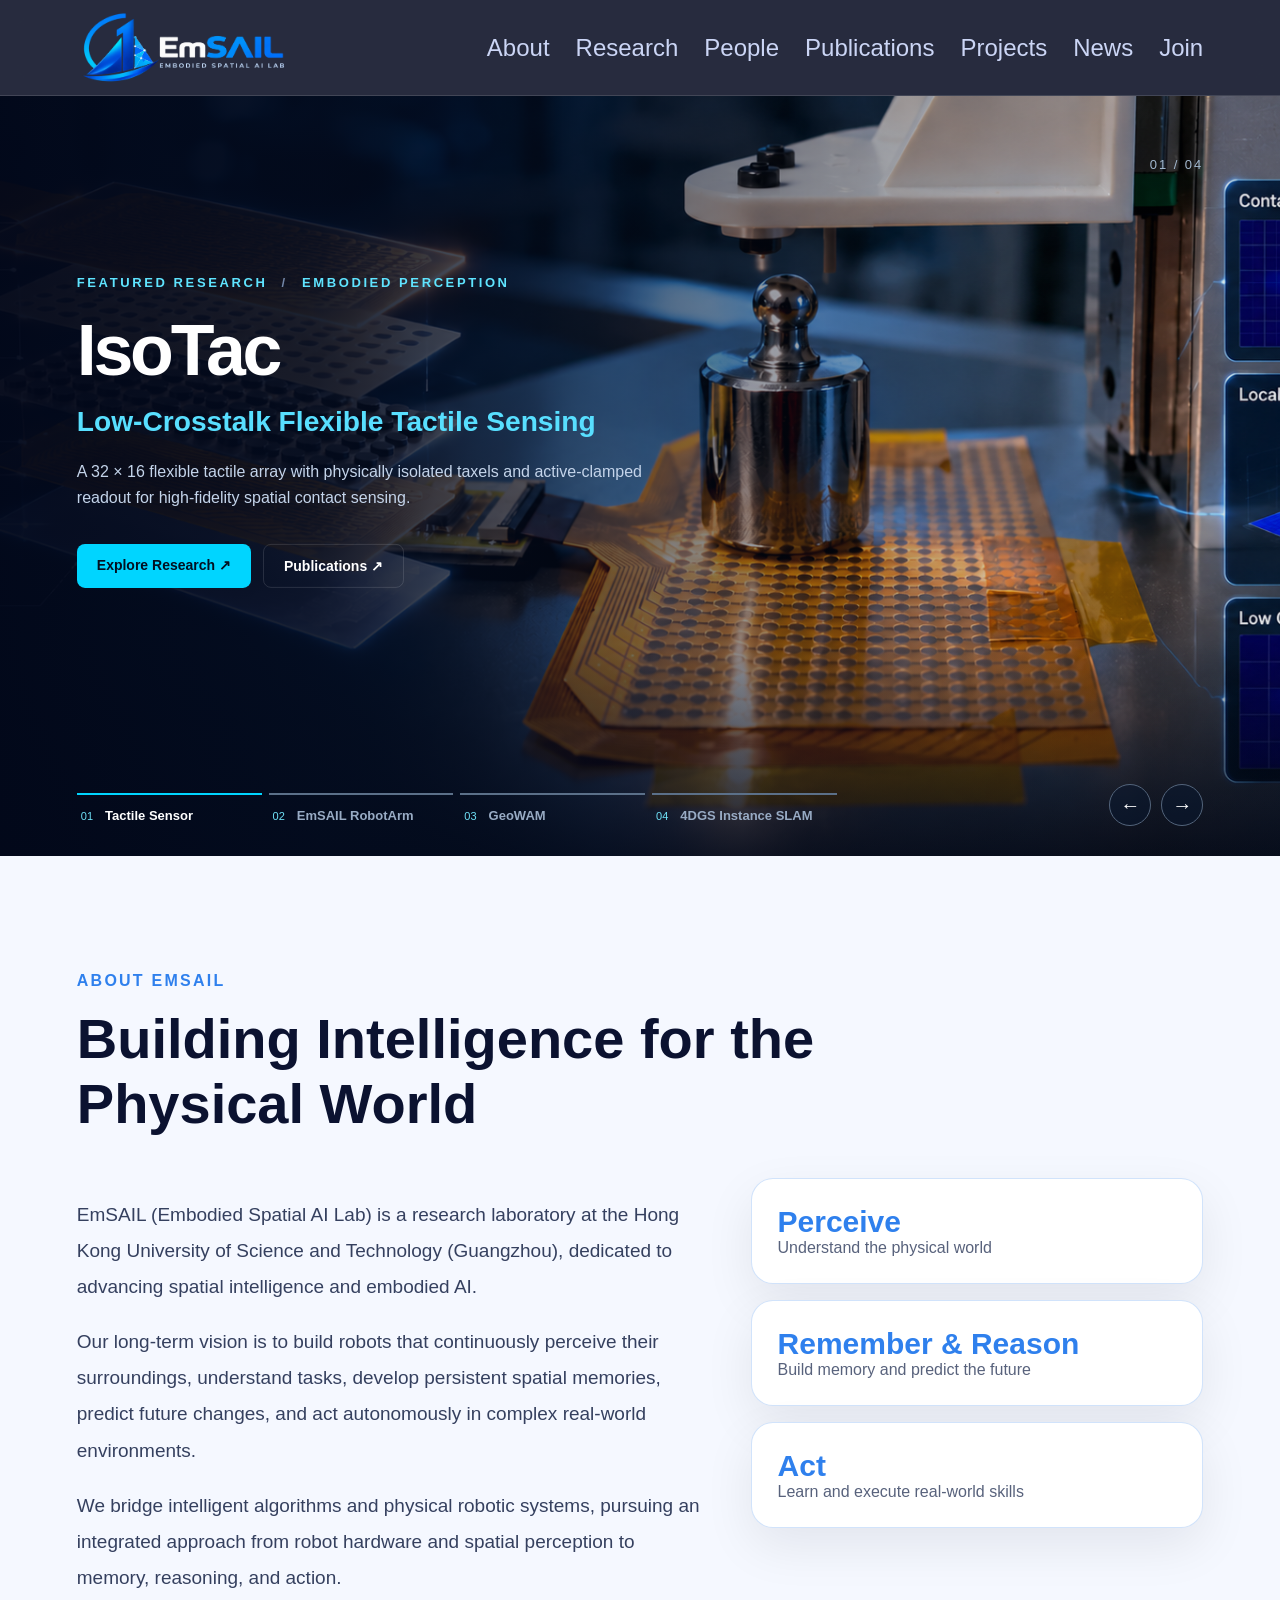
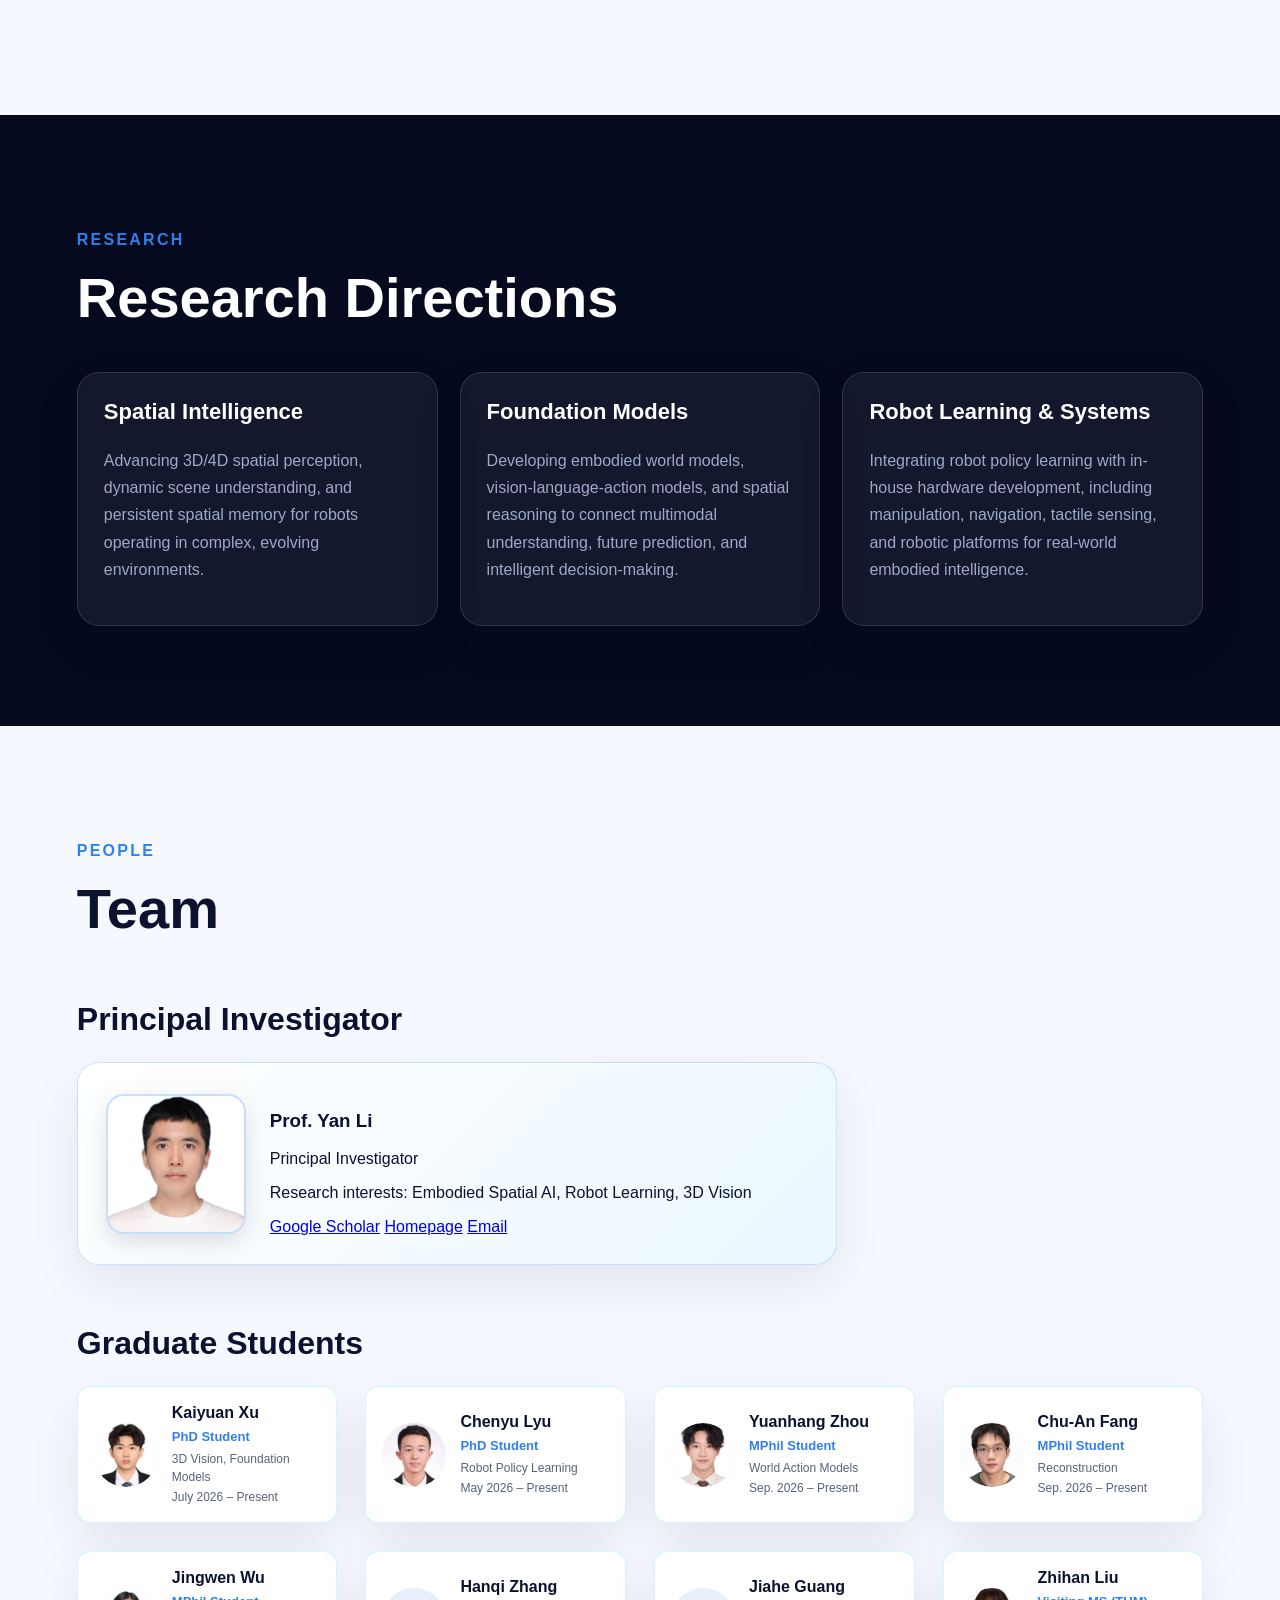
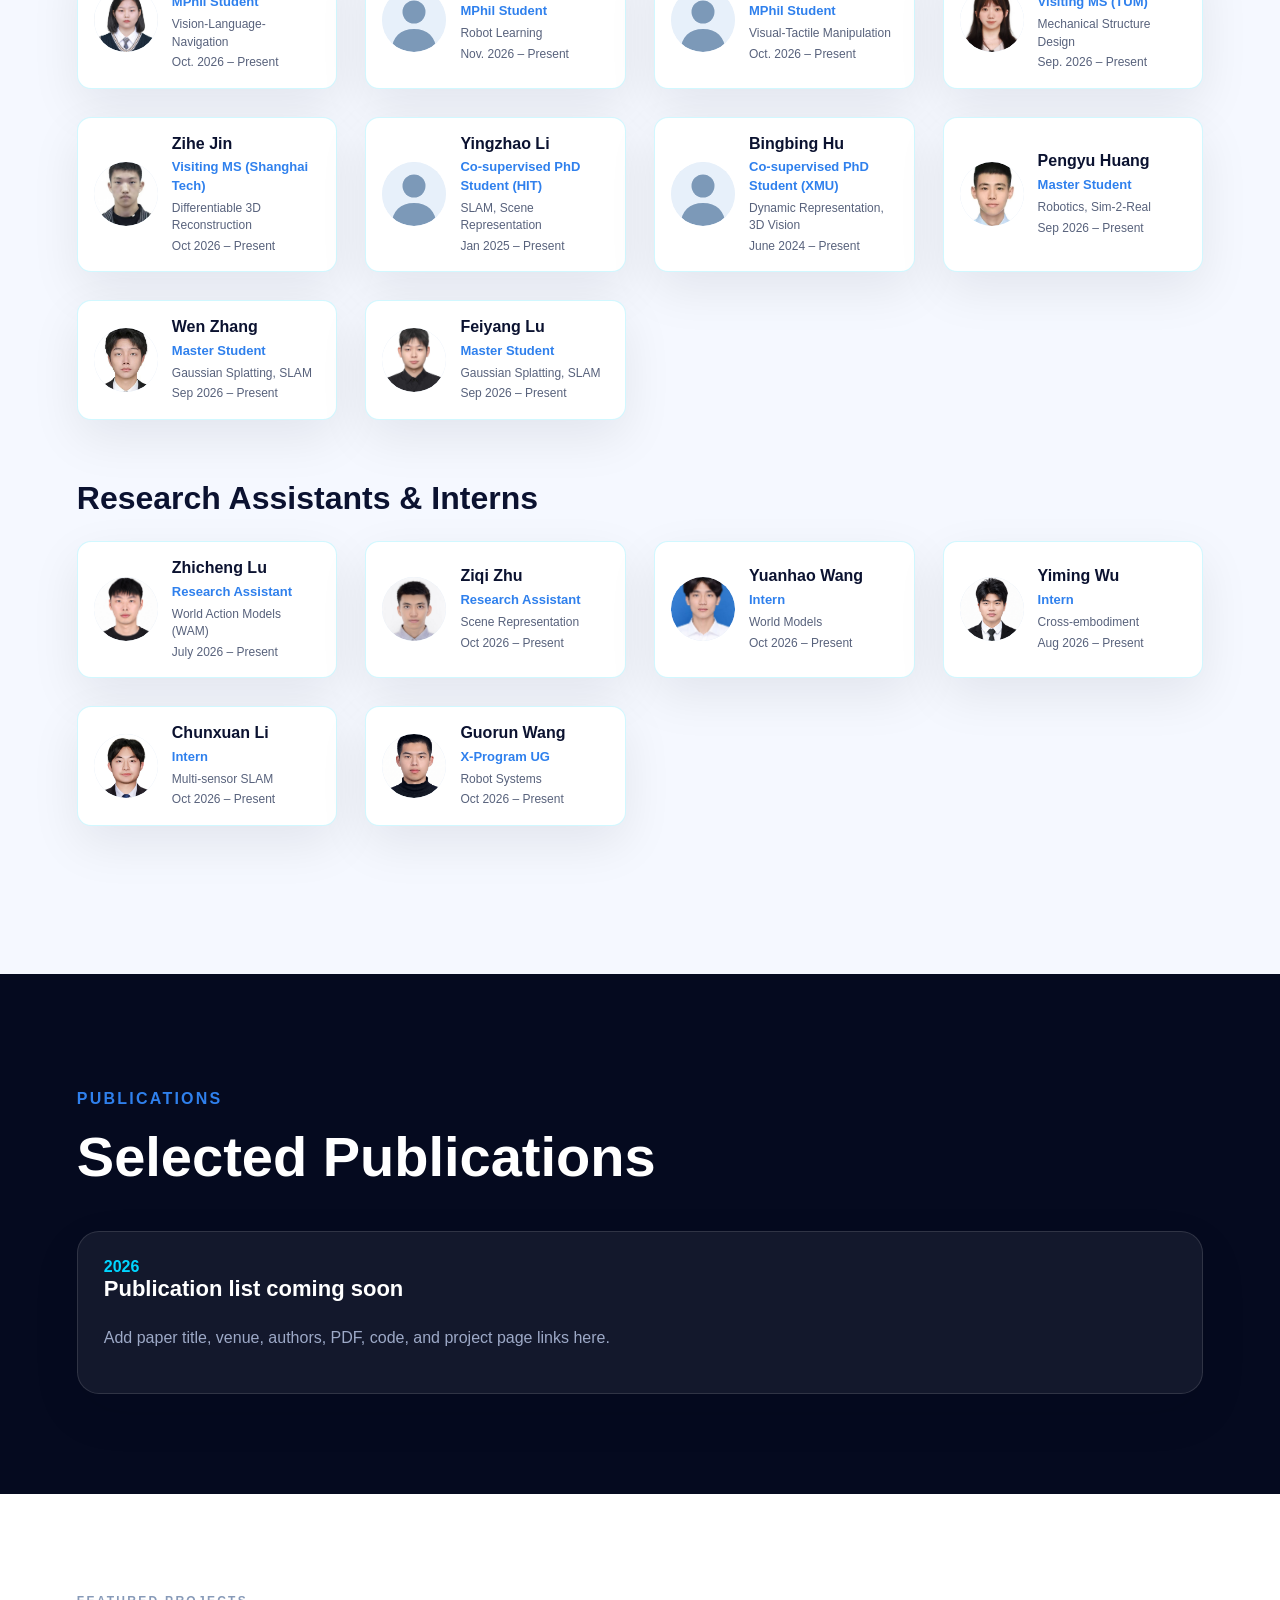
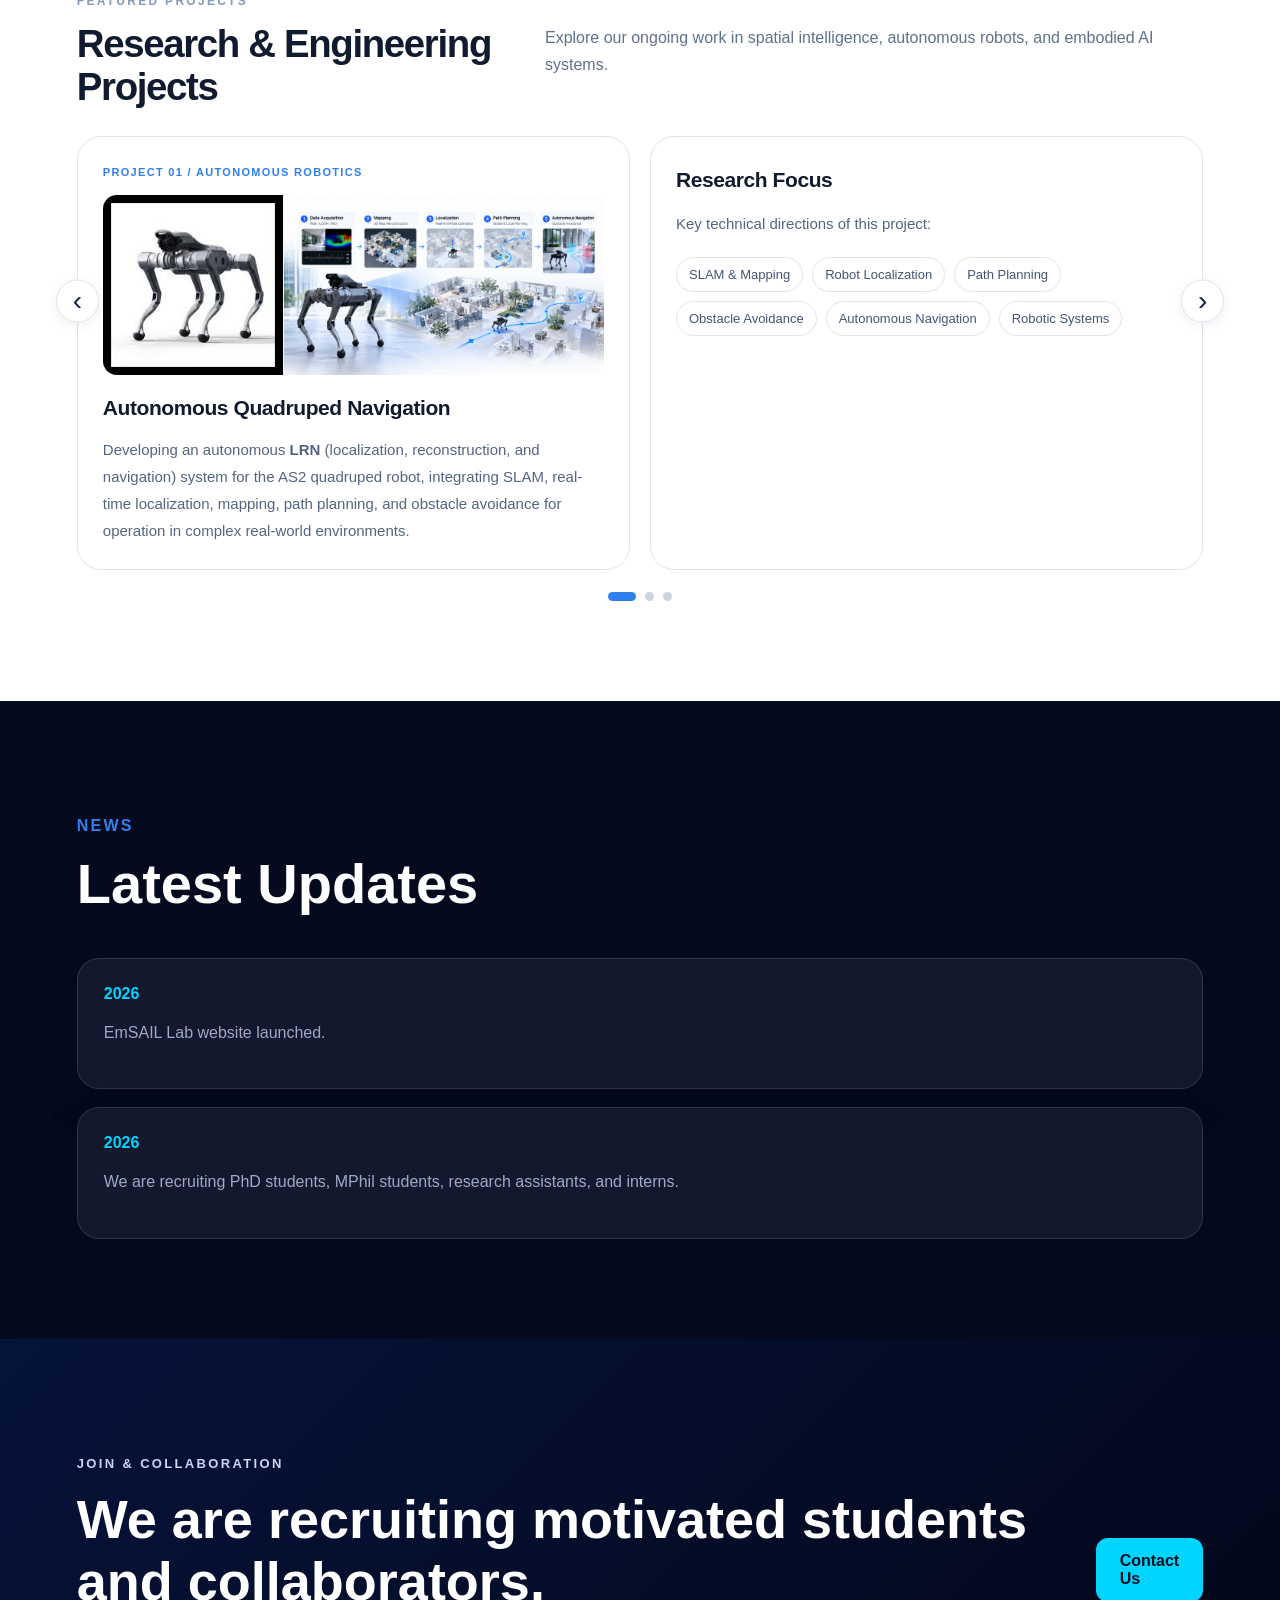
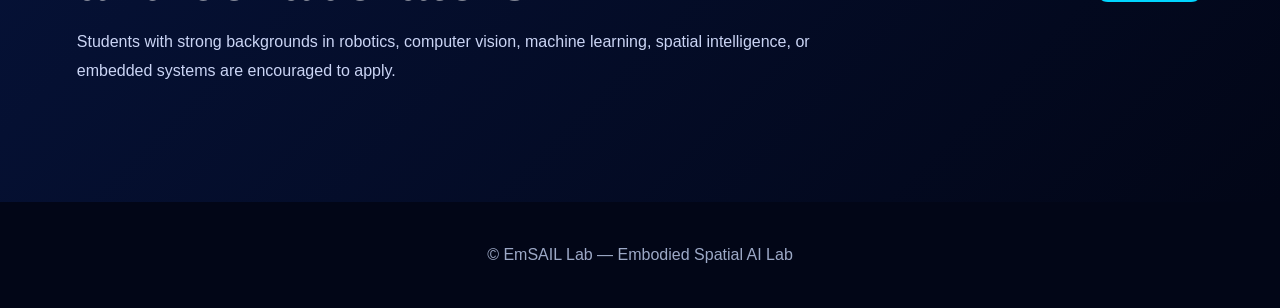
<file: index.html>
<!DOCTYPE html>
<html lang="en">
<head>
  <meta charset="UTF-8" />
  <meta name="viewport" content="width=device-width, initial-scale=1.0" />
  <title>EmSAIL Lab | Embodied Spatial AI Lab</title>
  <link rel="stylesheet" href="style.css" />
</head>
<body>
  <header class="nav">
    <a class="brand" href="#home">
      <img src="imgs/logo.png" alt="EmSAIL Lab logo" />
      <!-- <span>EmSAIL Lab</span> -->
    </a>
    <button class="menu-btn" id="menuBtn">☰</button>
    <nav id="navLinks">
      <a href="#about">About</a>
      <a href="#research">Research</a>
      <a href="#people">People</a>
      <a href="#publications">Publications</a>
      <a href="#projects">Projects</a>
      <a href="#news">News</a>
      <a href="#join">Join</a>
    </nav>
  </header>

  <main>
    <section id="home" class="hero hero-carousel" aria-label="Featured research">
      <div class="hero-slides" id="heroSlides">
        
             
        <article class="hero-slide" aria-hidden="true" style="--slide-image:url('imgs/hero-tactile.png')">
          <div class="slide-art"></div>
          <div class="slide-shade"></div>

          <div class="slide-copy">
            <span class="slide-kicker">
              FEATURED RESEARCH
              <span class="slide-sep">/</span>
              EMBODIED PERCEPTION
            </span>

            <h1>IsoTac</h1>

            <h2>Low-Crosstalk Flexible Tactile Sensing</h2>

            <p>
              A 32 × 16 flexible tactile array with physically
              isolated taxels and active-clamped readout for
              high-fidelity spatial contact sensing.
            </p>

            <div class="slide-actions">
              <a class="btn primary" href="#research">
                Explore Research ↗
              </a>
              <a class="btn secondary" href="#publications">
                Publications ↗
              </a>
            </div>
          </div>

          <span class="slide-watermark">01 / 04</span>
        </article>
        
        <article class="hero-slide" aria-hidden="true" style="--slide-image:url('imgs/hero-robotarm.png')">
          <div class="slide-art"></div>
          <div class="slide-shade"></div>

          <div class="slide-copy">
            <span class="slide-kicker">
              FEATURED RESEARCH
              <span class="slide-sep">/</span>
              ROBOT LEARNING & SYSTEMS
            </span>

            <h1>EmSAIL RedBird1</h1>

            <h2>Building Robots from the Ground Up</h2>

            <p>
              An in-house developed robotic arm integrating
              mechanical design, actuation, sensing, and control
              for embodied intelligence research.
            </p>

            <div class="slide-actions">
              <a class="btn primary" href="#research">
                Explore Research ↗
              </a>
              <a class="btn secondary" href="#projects">
                Explore Projects ↗
              </a>
            </div>
          </div>

          <span class="slide-watermark">02 / 04</span>
        </article>

        <article class="hero-slide is-active" aria-hidden="false" style="--slide-image:url('imgs/hero-geowam.png')">
          <div class="slide-art"></div>
          <div class="slide-shade"></div>

          <div class="slide-copy">
            <span class="slide-kicker">
              FEATURED RESEARCH
              <span class="slide-sep">/</span>
              WORLD MODELS & ROBOT LEARNING
            </span>

            <h1>GeoWAM</h1>
            <h2>Learning Geometric Evolution for Robot Action</h2>
            <p>
              Learning from 3D geometric evolution to enhance
              robot action generation, enabling robust manipulation
              without additional geometric inference.
            </p>
            <div class="slide-actions">
              <a class="btn primary" href="#research">
                Explore Research ↗
              </a>
              <a class="btn secondary" href="#publications">
                Publications ↗
              </a>
            </div>
          </div>
          <span class="slide-watermark">03 / 04</span>
        </article>

        
        <article class="hero-slide" aria-hidden="true" style="--slide-image:url('imgs/hero-4dgsslam.png')">
          <div class="slide-art"></div>
          <div class="slide-shade"></div>

          <div class="slide-copy">
            <span class="slide-kicker">
              FEATURED RESEARCH
              <span class="slide-sep">/</span>
              SPATIAL INTELLIGENCE
            </span>

            <h1>InstanceFlow-SLAM</h1>

            <h2>Instance-Guided Continuous Motion Reconstruction</h2>

            <p>
              Recovering continuous 4D motion from intermediate
              RGB-D observations through instance-aware Gaussian
              motion modeling, without additional mapping updates.
            </p>

            <div class="slide-actions">
              <a class="btn primary" href="#research">
                Explore Research ↗
              </a>
              <a class="btn secondary" href="#publications">
                Publications ↗
              </a>
            </div>
          </div>

          <span class="slide-watermark">04 / 04</span>
        </article>

      </div>
      <div class="hero-bottom"><div class="hero-indicators" role="tablist" aria-label="Select featured research">
        <button class="hero-dot" type="button" aria-label="Show StructureGS-SLAM" aria-selected="false"><span>01</span><b>Tactile Sensor</b></button>
        <button class="hero-dot" type="button" aria-label="Show 4DGS-SLAM" aria-selected="false"><span>02</span><b>EmSAIL RobotArm</b></button>
        <button class="hero-dot is-active" type="button" aria-label="Show GeoWAM" aria-selected="true"><span>03</span><b>GeoWAM</b></button>
        <button class="hero-dot" type="button" aria-label="Show ST-Policy" aria-selected="false"><span>04</span><b>4DGS Instance SLAM</b></button>
      </div><div class="hero-arrows"><button id="heroPrev" type="button" aria-label="Previous slide">←</button><button id="heroNext" type="button" aria-label="Next slide">→</button></div></div>
    </section>


    <section id="about" class="section">
      <div class="section-title">
        <p>ABOUT EMSAIL</p>
        <h2>Building Intelligence for the Physical World</h2>
      </div>

      <div class="about-grid">
        <div class="about-content">
          <p>
            EmSAIL (Embodied Spatial AI Lab) is a research
            laboratory at the Hong Kong University of
            Science and Technology (Guangzhou), dedicated
            to advancing spatial intelligence and embodied AI.
          </p>

          <p>
            Our long-term vision is to build robots that
            continuously perceive their surroundings,
            understand tasks, develop persistent spatial
            memories, predict future changes, and act
            autonomously in complex real-world environments.
          </p>

          <p>
            We bridge intelligent algorithms and physical
            robotic systems, pursuing an integrated approach
            from robot hardware and spatial perception
            to memory, reasoning, and action.
          </p>
        </div>

        <div class="stats">
          <div>
            <strong>Perceive</strong>
            <span>Understand the physical world</span>
          </div>
          <div>
            <strong>Remember & Reason</strong>
            <span>Build memory and predict the future</span>
          </div>
          <div>
            <strong>Act</strong>
            <span>Learn and execute real-world skills</span>
          </div>
        </div>
      </div>
    </section>


    <section id="research" class="section dark">
      <div class="section-title">
        <p>Research</p>
        <h2>Research Directions</h2>
      </div>

      <div class="card-grid">

        <article class="card">
          <h3>Spatial Intelligence</h3>
          <p>
            Advancing 3D/4D spatial perception,
            dynamic scene understanding, and persistent
            spatial memory for robots operating in
            complex, evolving environments.
          </p>
        </article>

        <article class="card">
          <h3>Foundation Models</h3>
          <p>
            Developing embodied world models,
            vision-language-action models, and
            spatial reasoning to connect multimodal
            understanding, future prediction, and
            intelligent decision-making.
          </p>
        </article>

        <article class="card">
          <h3>Robot Learning &amp; Systems</h3>
          <p>
            Integrating robot policy learning with
            in-house hardware development, including
            manipulation, navigation, tactile sensing,
            and robotic platforms for real-world
            embodied intelligence.
          </p>
        </article>

      </div>
    </section>

    <section id="people" class="section">
      <div class="section-title">
        <p>People</p>
        <h2>Team</h2>
      </div>

      <div class="people-section">
        <h2 class="people-role">Principal Investigator</h2>

        <div class="pi-card">
           <img src="LiYan.jpg" class="pi-photo">

            <div class="pi-info">
              <h3>Prof. Yan Li</h3>

              <p class="pi-role">Principal Investigator</p>

              <p class="pi-research">
                Research interests: Embodied Spatial AI, Robot Learning, 3D Vision
              </p>

              <div class="pi-links">
                <a href="https://scholar.google.com/citations?user=phzz5xcAAAAJ&hl=en&authuser=1" target="_blank">Google Scholar</a>
                <a href="https://yanyan-li.github.io/">Homepage</a>
                <a href="mailto:yan.li@nus.edu.sg">Email</a>
              </div>

            </div>

          </div>
        </div>
      </div>


<!-- Graduate Students -->
<div class="people-section">
  <h2 class="people-role">Graduate Students</h2>

  <div class="people-grid compact">

    
    <div class="person">
      <div class="person-photo">
        <img src="imgs/people/kaiyuan.jpg"
             alt="Kaiyuan Xu" loading="lazy">
      </div>
      <div class="person-info">
        <h3>Kaiyuan Xu</h3>
        <p>PhD Student</p>
        <span>3D Vision, Foundation Models</span>
        <span>July 2026 – Present</span>
      </div>
    </div>


    <div class="person">
      <div class="person-photo">
        <img src="imgs/people/chenyu.jpg"
             alt="Chengyu Lyu" loading="lazy">
      </div>
      <div class="person-info">
        <h3>Chenyu Lyu</h3>
        <p>PhD Student</p>
        <span>Robot Policy Learning</span>
        <span>May 2026 – Present</span>
      </div>
    </div>

    <div class="person">
      <div class="person-photo">
        <img src="imgs/people/yuanhang.jpg"
             alt="Yuanhang Zhou" loading="lazy">
      </div>
      <div class="person-info">
        <h3>Yuanhang Zhou</h3>
        <p>MPhil Student</p>
        <span>World Action Models</span>
        <span>Sep. 2026 – Present</span>
      </div>
    </div>

    <div class="person">
      <div class="person-photo">
        <img src="imgs/people/chuan.jpg"
             alt="Chu-An Fang" loading="lazy">
      </div>
      <div class="person-info">
        <h3>Chu-An Fang</h3>
        <p>MPhil Student</p>
        <span>Reconstruction</span>
        <span>Sep. 2026 – Present</span>
      </div>
    </div>

    <div class="person">
      <div class="person-photo">
        <img src="imgs/people/jingwen.jpg"
             alt="Jingwen Wu" loading="lazy">
      </div>
      <div class="person-info">
        <h3>Jingwen Wu</h3>
        <p>MPhil Student</p>
        <span>Vision-Language-Navigation</span>
        <span>Oct. 2026 – Present</span>
      </div>
    </div>

    <div class="person">
      <div class="person-photo">
        <img src="imgs/people/avatar-placeholder.svg"
             alt="Hanqi Zhang" loading="lazy">
      </div>
      <div class="person-info">
        <h3>Hanqi Zhang</h3>
        <p>MPhil Student</p>
        <span>Robot Learning</span>
        <span>Nov. 2026 – Present</span>
      </div>
    </div>

    <div class="person">
      <div class="person-photo">
        <img src="imgs/people/avatar-placeholder.svg"
             alt="Jiahe Chang" loading="lazy">
      </div>
      <div class="person-info">
        <h3>Jiahe Guang</h3>
        <p>MPhil Student</p>
        <span>Visual-Tactile Manipulation</span>
        <span>Oct. 2026 – Present</span>
      </div>
    </div>

    <div class="person">
      <div class="person-photo">
        <img src="imgs/people/zhihan.jpg"
             alt="Zhihan Liu" loading="lazy">
      </div>
      <div class="person-info">
        <h3>Zhihan Liu</h3>
        <p>Visiting MS (TUM)</p>
        <span>Mechanical Structure Design</span>
        <span>Sep. 2026 – Present</span>
      </div>
    </div>

    <div class="person">
      <div class="person-photo">
        <img src="imgs/people/zihe.jpg"
             alt="Zihe Jin" loading="lazy">
      </div>
      <div class="person-info">
        <h3>Zihe Jin</h3>
        <p>Visiting MS (Shanghai Tech)</p>
        <span>Differentiable 3D Reconstruction</span>
        <span>Oct 2026 – Present</span>
      </div>
    </div>
    
    
    <div class="person">
      <div class="person-photo">
        <img src="imgs/people/avatar-placeholder.svg"
             alt="Yingzhao Li" loading="lazy">
      </div>
      <div class="person-info">
        <h3>Yingzhao Li</h3>
        <p>Co-supervised PhD Student (HIT)</p>
        <span>SLAM, Scene Representation</span>
        <span>Jan 2025 – Present</span>
      </div>
    </div>

    <div class="person">
      <div class="person-photo">
        <img src="imgs/people/avatar-placeholder.svg"
             alt="Bingbing Hu" loading="lazy">
      </div>
      <div class="person-info">
        <h3>Bingbing Hu</h3>
        <p>Co-supervised PhD Student (XMU)</p>
        <span>Dynamic Representation, 3D Vision</span>
        <span>June 2024 – Present</span>
      </div>
    </div>

    <div class="person">
      <div class="person-photo">
        <img src="imgs/people/pengyu.jpg"
             alt="Master Student" loading="lazy">
      </div>
      <div class="person-info">
        <h3>Pengyu Huang</h3>
        <p>Master Student</p>
        <span>Robotics, Sim-2-Real</span>
        <span>Sep 2026 – Present</span>
      </div>
    </div>

    <div class="person">
      <div class="person-photo">
        <img src="imgs/people/zhangwen.jpg"
             alt="Wen Zhang" loading="lazy">
      </div>
      <div class="person-info">
        <h3>Wen Zhang</h3>
        <p>Master Student</p>
        <span>Gaussian Splatting, SLAM</span>
        <span>Sep 2026 – Present</span>
      </div>
    </div>

    <div class="person">
      <div class="person-photo">
        <img src="imgs/people/feiyang.jpg"
             alt="Feiyang Lu" loading="lazy">
      </div>
      <div class="person-info">
        <h3>Feiyang Lu</h3>
        <p>Master Student</p>
        <span>Gaussian Splatting, SLAM</span>
        <span>Sep 2026 – Present</span>
      </div>
    </div>

  </div>
</div>

<!-- Research Assistants & Interns -->
<div class="people-section">
  <h2 class="people-role">
    Research Assistants &amp; Interns
  </h2>

  <div class="people-grid compact">

    <div class="person">
      <div class="person-photo">
        <img src="imgs/people/zhicheng.jpg"
             alt="Zhicheng Lu" loading="lazy">
      </div>
      <div class="person-info">
        <h3>Zhicheng Lu</h3>
        <p>Research Assistant</p>
        <span>World Action Models (WAM)</span>
        <span>July 2026 – Present</span>
      </div>
    </div>


     <div class="person">
      <div class="person-photo">
        <img src="imgs/people/ziqi.jpg"
             alt="Ziqi Zhu" loading="lazy">
      </div>
      <div class="person-info">
        <h3>Ziqi Zhu</h3>
        <p>Research Assistant</p>
        <span>Scene Representation</span>
        <span>Oct 2026 – Present</span>
      </div>
    </div>

    <div class="person">
      <div class="person-photo">
        <img src="imgs/people/yuanhao.jpg"
             alt="Yuanhao Wang" loading="lazy">
      </div>
      <div class="person-info">
        <h3>Yuanhao Wang</h3>
        <p>Intern</p>
        <span>World Models</span>
        <span>Oct 2026 – Present</span>
      </div>
    </div>

    

    <div class="person">
      <div class="person-photo">
        <img src="imgs/people/yiming.jpg"
             alt="Yiming Wu" loading="lazy">
      </div>
      <div class="person-info">
        <h3>Yiming Wu</h3>
        <p>Intern</p>
        <span>Cross-embodiment</span>
        <span>Aug 2026 – Present</span>
      </div>
    </div>

    <div class="person">
      <div class="person-photo">
        <img src="imgs/people/chunxuan.jpg"
             alt="Chunxuan Li" loading="lazy">
      </div>
      <div class="person-info">
        <h3>Chunxuan Li</h3>
        <p>Intern</p>
        <span>Multi-sensor SLAM</span>
        <span>Oct 2026 – Present</span>
      </div>
    </div>

    <div class="person">
      <div class="person-photo">
        <img src="imgs/people/guorun.jpg"
             alt="Guorun Wang" loading="lazy">
      </div>
      <div class="person-info">
        <h3>Guorun Wang</h3>
        <p>X-Program UG</p>
        <span>Robot Systems</span>
        <span>Oct 2026 – Present</span>
      </div>
    </div>

  </div>
</div>


      


      </div> 
    </section>

    <section id="publications" class="section dark">
      <div class="section-title">
        <p>Publications</p>
        <h2>Selected Publications</h2>
      </div>
      <div class="timeline">
        <div class="pub">
          <span>2026</span>
          <h3>Publication list coming soon</h3>
          <p>Add paper title, venue, authors, PDF, code, and project page links here.</p>
        </div>
      </div>
    </section>

    <!-- <section id="projects" class="section">
      <div class="section-title">
        <p>Projects</p>
        <h2>Research Projects</h2>
      </div>
      <div class="card-grid">
        <article class="card light"><h3>Embodied Spatial Mapping</h3><p>Unified mapping and representation for embodied agents.</p></article>
        <article class="card light"><h3>Robot Foundation Models</h3><p>Vision-language-action models for general-purpose robot control.</p></article>
        <article class="card light"><h3>Simulation-to-Real Learning</h3><p>Reliable transfer from virtual training to physical robots.</p></article>
      </div>
    </section> -->

    <section id="projects" class="section projects-showcase">
      <div class="projects-heading">
        <div><p class="projects-eyebrow">FEATURED PROJECTS</p><h2>Research &amp; Engineering<br>Projects</h2></div>
        <p>Explore our ongoing work in spatial intelligence, autonomous robots, and embodied AI systems.</p>
      </div>
      <div class="project-carousel" aria-roledescription="carousel" aria-label="Research projects">
        <div class="project-slide is-current" aria-hidden="false">
          <div class="project-panels">
            <article class="project-panel project-main">
              <span class="project-index">PROJECT 01 / AUTONOMOUS ROBOTICS</span>
              <div class="project-image">
                <img src="imgs/projects/as2-quadruped.png" alt="AS2 quadruped robot" loading="lazy">
                <img src="imgs/projects/task.png" alt="AS2 quadruped robot" loading="lazy">
              </div>
              <h3>Autonomous Quadruped Navigation</h3>
              <p>Developing an autonomous <strong> LRN </strong> (localization, reconstruction, and navigation) system for the AS2 quadruped robot, integrating SLAM, real-time localization, mapping, path planning, and obstacle avoidance for operation in complex real-world environments.</p>
            </article>
            <article class="project-panel project-side"><h3>Research Focus</h3><p>Key technical directions of this project:</p><div class="project-tags"><span>SLAM &amp; Mapping</span><span>Robot Localization</span><span>Path Planning</span><span>Obstacle Avoidance</span><span>Autonomous Navigation</span><span>Robotic Systems</span></div></article>
          </div>
          <!-- <div class="project-opportunity"><strong>Project Vision</strong><p>Connecting spatial perception with robust, real-world autonomy on a physical quadruped platform.</p></div> -->
        </div>

        <div class="project-slide" aria-hidden="true">
          <div class="project-panels">
              <article class="project-panel project-main">
                <span class="project-index">
                  PROJECT 02 / ROBOT MANIPULATION
                </span>

              <div class="project-image">
                <img src="imgs/projects/emsail-arms.jpg" alt="AS2 quadruped robot" loading="lazy">
                <img src="imgs/projects/proj_task.png" alt="AS2 quadruped robot" loading="lazy">
              </div>

                <h3>Intelligent Robotic Manipulation Systems</h3>

                <p>
                  Developing an integrated robotic manipulation platform
                  featuring in-house robotic arms, custom tactile sensors,
                  motor communication and control systems, and robotic
                  data collection infrastructure. The project bridges
                  hardware development, multimodal sensing, and robot
                  learning to enable precise, adaptive, and contact-aware
                  manipulation in real-world environments.
                </p>
              </article>

              <article class="project-panel project-side">
                <h3>Research Focus</h3>
                <p>Key technical directions of this project:</p>

                <div class="project-tags">
                  <span>Robotic Arm Development</span>
                  <span>Tactile Sensor Design</span>
                  <span>Motor Control &amp; Communication</span>
                  <span>Robot Data Collection</span>
                  <span>Visuo-Tactile Perception</span>
                  <span>Precision Manipulation</span>
                  <span>Robot Learning</span>
                </div>
              </article>
            </div>
          <!-- <div class="project-opportunity"><strong>Project Vision</strong><p>Building reliable robotic platforms that connect hardware development with intelligent learning and control.</p></div> -->
        </div>


        
        <div class="project-slide" aria-hidden="true">
          <div class="project-panels">
            <article class="project-panel project-main"><span class="project-index">PROJECT 03 / SPATIAL INTELLIGENCE</span><div class="project-visual"><span>3D / 4D SPATIAL PERCEPTION</span></div><h3>Embodied Spatial Mapping</h3><p>Exploring 3D/4D scene representations, mapping, and persistent spatial memory to support perception and reasoning in changing environments.</p></article>
            <article class="project-panel project-side"><h3>Research Focus</h3><p>Core research topics:</p><div class="project-tags"><span>3D Reconstruction</span><span>Gaussian Splatting</span><span>Spatial Memory</span><span>Dynamic Scenes</span><span>Visual SLAM</span></div></article>
          </div><!-- <div class="project-opportunity"><strong>Project Vision</strong><p>Enabling robots to build and maintain useful spatial representations of the physical world.</p></div> -->
        </div>
        <button class="project-arrow project-prev" type="button" aria-label="Previous project">&#8249;</button>
        <button class="project-arrow project-next" type="button" aria-label="Next project">&#8250;</button>
      </div>
      <div class="project-pagination" aria-label="Choose a project"><button class="is-current" aria-label="Show project 1" aria-current="true"></button><button aria-label="Show project 2"></button><button aria-label="Show project 3"></button></div>
    </section>

    <section id="news" class="section dark">
      <div class="section-title">
        <p>News</p>
        <h2>Latest Updates</h2>
      </div>
      <div class="news-list">
        <div><time>2026</time><p>EmSAIL Lab website launched.</p></div>
        <div><time>2026</time><p>We are recruiting PhD students, MPhil students, research assistants, and interns.</p></div>
      </div>
    </section>

    <section id="join" class="section join">
      <div>
        <p class="eyebrow">Join & Collaboration</p>
        <h2>We are recruiting motivated students and collaborators.</h2>
        <p>
          Students with strong backgrounds in robotics, computer vision,
          machine learning, spatial intelligence, or embedded systems are encouraged to apply.
        </p>
      </div>
      <a class="btn primary" href="mailto:yan.li@nus.edu.sg">Contact Us</a>
    </section>
  </main>

  <footer>
    <p>© EmSAIL Lab — Embodied Spatial AI Lab</p>
  </footer>

  <script src="script.js"></script>
</body>
</html>
</file>
<file: style.css>
:root {
  --bg: #050a1f;
  --panel: #0b1230;
  --cyan: #00d5ff;
  --blue: #2f80ed;
  --text: #f5f8ff;
  --muted: #9da9c7;
  --line: rgba(255,255,255,.12);
}

* { box-sizing: border-box; }

html { scroll-behavior: smooth; }

body {
  margin: 0;
  font-family: Inter, Arial, sans-serif;
  background: #f5f8ff;
  color: #0b1230;
}

.nav {
  position: fixed;
  inset: 0 0 auto 0;
  z-index: 10;
  height: 96px;
  display: flex;
  align-items: center;
  justify-content: space-between;
  padding: 0 6%;
  background: rgba(5, 10, 31, .86);
  backdrop-filter: blur(14px);
  border-bottom: 1px solid var(--line);
}

.brand {
  display: flex;
  align-items: center;
  gap: 12px;
  color: var(--text);
  text-decoration: none;
  font-weight: 800;
}

.brand img {
  width: 211px;
  height: 74px;
  border-radius: 20px;
  object-fit: cover;
  /* background: gray;  */
}
nav {
  display: flex;
  gap: 26px;
}

nav a {
  color: #cbd5f5;
  text-decoration: none;
  font-size: 24px;
}

nav a:hover { color: var(--cyan); }

.menu-btn {
  display: none;
  background: none;
  color: white;
  border: 0;
  font-size: 26px;
}

.hero {
  position: relative;
  /* min-height: 100vh; */
  min-height: calc(100vh - 96px);
  display: grid;
  place-items: center;
  padding: 80px 6% 80px;
  background:
    radial-gradient(circle at 70% 30%, rgba(0,213,255,.22), transparent 34%),
    linear-gradient(135deg, #030717, #07133a 55%, #030717);
  overflow: hidden;
  color: white;
  text-align: center;
}

.hero-bg::before {
  content: "";
  position: absolute;
  inset: 0;
  background-image:
    linear-gradient(rgba(0,213,255,.16) 1px, transparent 1px),
    linear-gradient(90deg, rgba(0,213,255,.16) 1px, transparent 1px);
  background-size: 80px 80px;
  mask-image: radial-gradient(circle, black, transparent 70%);
  opacity: .35;
}

.hero-content {
  position: relative;
  max-width: 1400px;
  margin-top: -40px;
}

.eyebrow {
  color: var(--cyan);
  text-transform: uppercase;
  letter-spacing: .18em;
  font-size: 13px;
  font-weight: 800;
}

.hero h1 {
  margin: 18px 0 10px;
  font-size: clamp(56px, 9vw, 112px);
  line-height: .9;
  color: var(--cyan);
}

/* .hero h1 {
  margin: 18px 0 10px;
  font-size: clamp(56px, 9vw, 112px);
  line-height: .9;
  color: var(--cyan);
  white-space: nowrap;
} */

.hero h2 {
  font-size: clamp(22px, 3vw, 34px);
  margin: 0 0 22px;
}

.hero p {
  max-width: 780px;
  margin: auto;
  color: #cbd5f5;
  font-size: 18px;
  line-height: 1.8;
}

.hero-actions {
  margin-top: 36px;
  display: flex;
  justify-content: center;
  gap: 16px;
  flex-wrap: wrap;
}

.btn {
  display: inline-flex;
  padding: 14px 24px;
  border-radius: 12px;
  text-decoration: none;
  font-weight: 800;
}

.primary {
  background: var(--cyan);
  color: #031021;
}

.secondary {
  border: 1px solid var(--line);
  color: white;
}


/* Team: compact member cards */

.people-section {
  margin-top: 36px;
}

.people-role {
  margin: 0 0 20px;
  font-size: 24px;
  font-weight: 700;
}

.people-grid.compact {
  display: grid;
  grid-template-columns: repeat(3, minmax(0, 1fr));
  gap: 16px;
}

.people-grid.compact .person {
  display: flex;
  flex-direction: row;
  align-items: center;
  gap: 14px;
  min-width: 0;
  padding: 16px;
  text-align: left;
  border-radius: 14px;
}

.people-grid.compact .person-photo {
  width: 64px;
  height: 64px;
  min-width: 64px;
  min-height: 64px;
  flex: 0 0 64px;
  margin: 0;
  padding: 0;
  border-radius: 50%;
  overflow: hidden;
  background: #e7f0fa;
}

.people-grid.compact .person-photo img {
  display: block;
  width: 100%;
  height: 100%;
  object-fit: cover;
  object-position: center;
  border-radius: 50%;
}

.people-grid.compact .person-info {
  flex: 1;
  min-width: 0;
}

.people-grid.compact .person h3 {
  margin: 0 0 4px;
  font-size: 16px;
  line-height: 1.3;
}

.people-grid.compact .person p {
  margin: 0 0 5px;
  font-size: 13px;
  line-height: 1.4;
}

.people-grid.compact .person span {
  display: block;
  margin-top: 3px;
  font-size: 12px;
  line-height: 1.45;
}

@media (max-width: 1000px) {
  .people-grid.compact {
    grid-template-columns: repeat(2, minmax(0, 1fr));
  }
}

@media (max-width: 640px) {
  .people-grid.compact {
    grid-template-columns: 1fr;
  }
}


.section {
  padding: 100px 6%;
}

.section.dark {
  background: var(--bg);
  color: white;
}

.section-title {
  max-width: 760px;
  margin-bottom: 42px;
}

.section-title p {
  color: var(--blue);
  font-weight: 800;
  letter-spacing: .14em;
  text-transform: uppercase;
}

.section-title h2 {
  font-size: clamp(32px, 5vw, 56px);
  margin: 0;
}

.about-grid {
  display: grid;
  grid-template-columns: 1.4fr 1fr;
  gap: 40px;
  align-items: start;
}

.about-grid p {
  font-size: 19px;
  line-height: 1.9;
  color: #35405f;
}

.stats {
  display: grid;
  gap: 16px;
}

.stats div,
.card,
.person,
.pub,
.news-list div {
  border: 1px solid rgba(47,128,237,.22);
  border-radius: 22px;
  padding: 26px;
  background: white;
  box-shadow: 0 18px 50px rgba(5,10,31,.08);
}

.stats strong {
  display: block;
  font-size: 30px;
  color: var(--blue);
}

.stats span { color: #58627c; }

.card-grid {
  display: grid;
  grid-template-columns: repeat(3, 1fr);
  gap: 22px;
}

.card {
  background: rgba(255,255,255,.06);
  color: white;
  border-color: var(--line);
}

.card.light {
  background: white;
  color: #0b1230;
}

.card h3,
.person h3, 
.pub h3 {
  margin-top: 0;
  font-size: 22px;
}

.card p,
.pub p,
.news-list p {
  color: var(--muted);
  line-height: 1.7;
}

/* .person h3 {
  color: white;
  font-size: 20px;
  font-weight: 700;
} */


.light p { color: #58627c; }



.people-grid {
  display: grid;
  grid-template-columns: repeat(2, 520px);
  gap: 26px;
  margin-bottom: 48px; 
}

.person .research-interest,
.person .duration {
    display: block;
    line-height: 1.5;
}

.person .research-interest {
    margin-top: 10px;
}

.person .duration {
    margin-top: 8px;
    color: #666;
}

.pi-card {
  display: flex;
  align-items: center;
  gap: 24px;
  max-width: 760px;
  width: 100%;
  padding: 28px;
  border-radius: 22px;
  background: linear-gradient(135deg, #ffffff, #eaf7ff);
  border: 1px solid rgba(47,128,237,.22);
  box-shadow: 0 18px 50px rgba(5,10,31,.08);
}

.people-grid.compact {
  display: grid;

  grid-template-columns:
    repeat(auto-fill, minmax(260px, 1fr));

  gap: 28px;
}

.pi-photo {
  width: 140px;
  height: 140px;

  object-fit: cover;

  border-radius: 18px;

  border: 2px solid rgba(47,128,237,.25);

  box-shadow: 0 8px 24px rgba(0,0,0,.12);
}

.avatar {
  width: 74px;
  height: 74px;
  border-radius: 22px;
  display: grid;
  place-items: center;
  background: linear-gradient(135deg, var(--cyan), var(--blue));
  color: white;
  font-weight: 900;
  font-size: 22px;
  margin-bottom: 20px;
}

.person.pi {
  background: linear-gradient(135deg, #ffffff, #eaf7ff);
}

.person p {
  color: var(--blue);
  font-weight: 800;
}

.person span {
  color: #58627c;
  display: block;
}

.person {

  /* background: linear-gradient(
    160deg,
    #0f1c3f,
    #0a1430
  ); */
  background: white ;

  border-radius: 18px;

  padding: 26px;

  border: 1px solid rgba(0,213,255,.18);

  transition: 0.25s ease;

}

.person-photo {
  height: 160px;

  background: linear-gradient(
    135deg,
    #0c2c5a,
    #061737
  );

  border-radius: 12px;

  margin-bottom: 16px;

  display: flex;
  align-items: center;
  justify-content: center;

  color: white;
  font-size: 42px;
  font-weight: 700;
}

/* .person-photo {

  width: 100%;

  height: 180px;

  background:
    linear-gradient(
      135deg,
      #0c2c5a,
      #061737
    );

  border-radius: 12px;

  margin-bottom: 16px;

} */

.people-role {

  font-size: 32px;

  margin-top: 60px;

  margin-bottom: 24px;

}

.person:hover {

  transform: translateY(-6px);

  border-color: rgba(0,213,255,.6);

}

.timeline {
  display: grid;
  gap: 18px;
}

.pub {
  background: rgba(255,255,255,.06);
  color: white;
  border-color: var(--line);
}

.pub span,
.news-list time {
  color: var(--cyan);
  font-weight: 900;
}

.news-list {
  display: grid;
  gap: 18px;
}

.news-list div {
  background: rgba(255,255,255,.06);
  color: white;
  border-color: var(--line);
}

.join {
  display: flex;
  align-items: center;
  justify-content: space-between;
  gap: 30px;
  background: linear-gradient(135deg, #06133a, #020617);
  color: white;
}

.join h2 {
  font-size: clamp(32px, 5vw, 54px);
  margin: 0 0 16px;
}

.join p {
  max-width: 760px;
  color: #cbd5f5;
  line-height: 1.8;
}

footer {
  padding: 28px 6%;
  background: #020617;
  color: #9da9c7;
  text-align: center;
}

@media (max-width: 900px) {
  .menu-btn { display: block; }

  nav {
    position: absolute;
    top: 74px;
    left: 0;
    right: 0;
    display: none;
    flex-direction: column;
    background: #050a1f;
    padding: 24px 6%;
  }

  nav.open { display: flex; }

  .about-grid,
  .people-grid,
  .card-grid,
  .join {
    grid-template-columns: 1fr;
    display: grid;
  }
}

/* === EmSAIL featured research carousel === */
.hero.hero-carousel{height: min(760px, calc(100svh - 80px));min-height:570px;padding:0;display:block;position:relative;margin-top:96px;background:#050c20;text-align:left;overflow:hidden}
.hero-slides,.hero-slide,.slide-art,.slide-shade{position:absolute;inset:0}
.hero-slide{opacity:0;visibility:hidden;transition:opacity .85s ease,visibility .85s;isolation:isolate}
.hero-slide.is-active{opacity:1;visibility:visible;z-index:1}
.slide-art{background-image:var(--slide-image);background-position:center;background-size:cover;transform:scale(1.035);transition:transform 7s linear}
.hero-slide.is-active .slide-art{transform:scale(1)}
.slide-shade{background:linear-gradient(90deg,rgba(2,8,26,.96) 0%,rgba(3,11,30,.9) 25%,rgba(3,11,30,.56) 48%,rgba(3,11,30,.1) 83%),linear-gradient(0deg,rgba(2,7,20,.85),transparent 28%)}
.slide-copy{position:absolute;left:6%;top:44%;transform:translateY(-50%);max-width:min(710px,55vw);z-index:2}
.slide-kicker{color:#5fe4ff;font-size:13px;font-weight:800;letter-spacing:.2em}
.slide-sep{color:#7387a8;padding:0 8px}
.hero-carousel .slide-copy h1{font-size:clamp(48px,5.6vw,88px);line-height:1.05;letter-spacing:-.045em;margin:22px 0 15px;color:#fff}
.hero-carousel .slide-copy h2{font-size:clamp(21px,2.2vw,32px);line-height:1.25;color:#58dfff;font-weight:650;margin:0 0 20px}
.hero-carousel .slide-copy p{margin:0;max-width:570px;color:#c4d4ea;font-size:clamp(15px,1.25vw,19px);line-height:1.65}
.slide-actions{display:flex;gap:12px;flex-wrap:wrap;margin-top:32px}
.slide-actions .btn{font-size:14px;border-radius:8px;padding:13px 20px}
.slide-watermark{position:absolute;right:6%;top:8%;font-size:13px;letter-spacing:.15em;color:#a3b9d0}
.hero-bottom{position:absolute;bottom:0;left:6%;right:6%;z-index:3;display:flex;justify-content:space-between;align-items:end;gap:30px;padding-bottom:30px}
.hero-indicators{display:flex;gap:7px;flex:1;max-width:760px}
.hero-dot{cursor:pointer;flex:1;min-width:0;border:0;border-top:2px solid #5b7089;background:none;color:#98abc4;text-align:left;padding:13px 4px 3px;font:inherit;display:flex;gap:12px;align-items:baseline}
.hero-dot.is-active{border-color:#00d5ff;color:white}
.hero-dot span{font-size:11px;color:#6fe1f7}.hero-dot b{font-size:13px;font-weight:650;white-space:nowrap;overflow:hidden;text-overflow:ellipsis}
.hero-arrows{display:flex;gap:10px}.hero-arrows button{height:42px;width:42px;border:1px solid #53647b;background:#09183088;color:white;border-radius:50%;font-size:20px;cursor:pointer}.hero-arrows button:hover{background:#00d5ff;color:#061024}
@media(max-width:900px){.hero.hero-carousel{height:660px;min-height:0;margin-top:96px}.slide-copy{max-width:85%;top:43%}.slide-shade{background:linear-gradient(90deg,#03091bf2,#03091b9e 75%,#03091b55),linear-gradient(0deg,#03091b,transparent 35%)}.hero-dot b{display:none}.hero-dot{justify-content:center}.hero-bottom{bottom:0}.hero-carousel .slide-copy h1{font-size:clamp(40px,8vw,68px)}}
@media(max-width:560px){.hero.hero-carousel{height:610px}.slide-copy{left:7%;max-width:86%}.hero-bottom{left:7%;right:7%;padding-bottom:23px}.slide-actions .btn{padding:11px 14px}.slide-kicker{font-size:10px;letter-spacing:.1em}.slide-watermark{right:7%;top:5%}}
@media(prefers-reduced-motion:reduce){.hero-slide,.slide-art{transition:none}}

/* EmSAIL Research Projects carousel */
.projects-showcase{background:#fff;color:#101b30}
.projects-heading{display:grid;grid-template-columns: minmax(280px, .9fr) 1.4fr;gap:45px;align-items:center;margin-bottom:28px}
.projects-eyebrow{font-size:12px;font-weight:800;letter-spacing:.19em;color:#879ab8;margin:0 0 14px}
.projects-heading h2{font-size:clamp(28px,3vw,42px);line-height:1.12;letter-spacing:-.035em;margin:0}
.projects-heading>p{font-size:16px;line-height:1.7;color:#60718c;max-width:650px}
.project-carousel{position:relative}
.project-slide{display:none}.project-slide.is-current{display:block;animation:projectFade .3s ease}
@keyframes projectFade{from{opacity:.4;transform:translateY(4px)}to{opacity:1;transform:none}}
.project-panels{display:grid;grid-template-columns:1fr 1fr;gap:20px}
.project-panel{border:1px solid #dfe5ee;border-radius:24px;padding:25px;background:#fff;min-width:0;min-height:330px}
.project-panel h3{font-size:21px;line-height:1.4;letter-spacing:-.02em;margin:14px 0}
.project-panel p{color:#536581;font-size:15px;line-height:1.8;margin:0}
.project-index{font-size:11px;font-weight:800;letter-spacing:.12em;color:#2f80ed}
.project-image{height:180px;margin:15px 0 18px;background:#f5f7fa;border-radius:14px;display:flex;justify-content:center;align-items:center;overflow:hidden}
.project-image img{height:100%;width:100%;object-fit:contain}
.project-visual{height:180px;margin:15px 0 18px;background:linear-gradient(135deg,#0c1a39,#173f79);border-radius:14px;display:flex;align-items:center;justify-content:center;text-align:center;color:#c6eafa;font-weight:800;letter-spacing:.12em;font-size:13px}
.project-side{padding-top:28px}.project-side h3{margin:0 0 16px}
.project-tags{display:flex;gap:9px;flex-wrap:wrap;margin-top:20px}
.project-tags span{border:1px solid #dfe5ee;border-radius:24px;padding:9px 12px;font-size:13px;color:#425673}
.project-opportunity{margin-top:20px;border-radius:18px;background:#101827;color:#fff;padding:24px 26px}
.project-opportunity strong{font-size:15px}.project-opportunity p{margin:10px 0 0;color:#dce5f5;line-height:1.6;font-size:15px}
.project-arrow{position:absolute;top:38%;transform:translateY(-50%);width:43px;height:43px;border-radius:50%;background:#fff;border:1px solid #dfe5ee;cursor:pointer;color:#13233c;font-size:28px;line-height:1;display:grid;place-items:center;box-shadow:0 3px 12px #10213a10}
.project-prev{left:-21px}.project-next{right:-21px}.project-arrow:hover{background:#eaf5ff;border-color:#2f80ed}
.project-pagination{display:flex;justify-content:center;gap:9px;margin-top:22px}.project-pagination button{width:9px;height:9px;border:0;border-radius:20px;background:#cbd5e1;cursor:pointer;padding:0}.project-pagination button.is-current{width:28px;background:#2f80ed}
@media(max-width:760px){.projects-heading{grid-template-columns:1fr;gap:8px}.project-panels{grid-template-columns:1fr}.project-panel{min-height:auto}.project-arrow{top:35%}.project-prev{left:-14px}.project-next{right:-14px}.project-panel{padding:20px}.project-image,.project-visual{height:170px}}
@media(prefers-reduced-motion:reduce){.project-slide.is-current{animation:none}}
</file>
